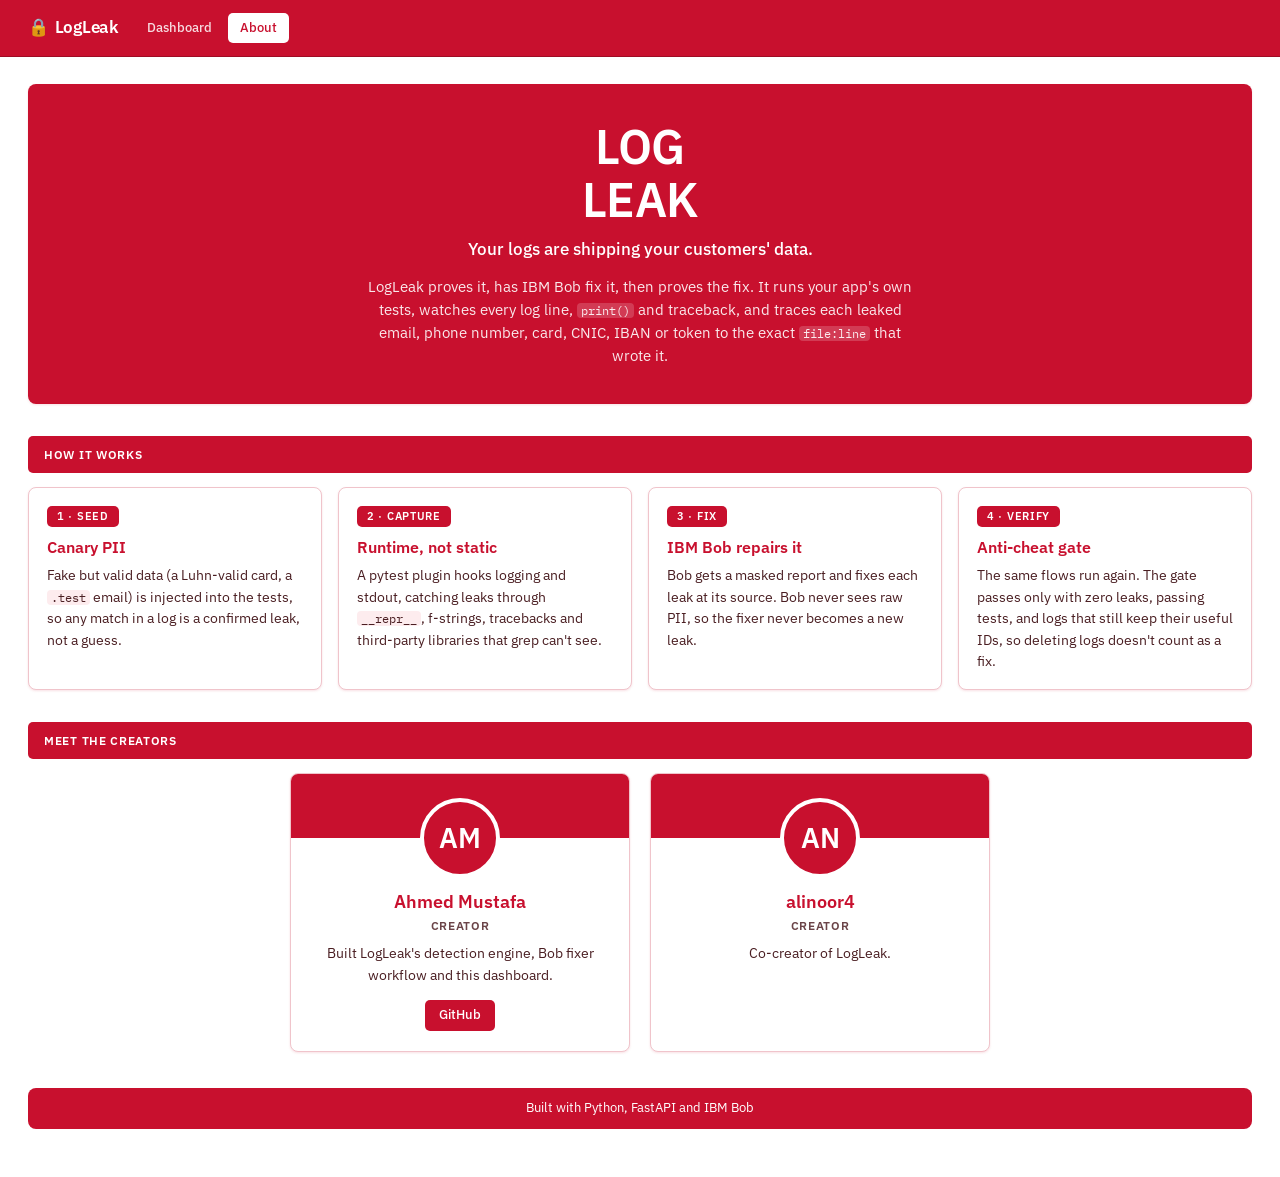
<file: ui/about.html>
<!DOCTYPE html>
<html lang="en">
<head>
  <meta charset="UTF-8" />
  <meta name="viewport" content="width=device-width, initial-scale=1.0" />
  <title>About LogLeak</title>
  <link rel="stylesheet" href="styles.css" />
</head>
<body>

<!-- ── Header ── -->
<header>
  <a class="logo" href="index.html"><span class="lock-icon">🔒</span>LogLeak</a>
  <nav class="nav">
    <a href="index.html">Dashboard</a>
    <a href="about.html" class="active">About</a>
  </nav>
  <span class="target"></span>
</header>

<div class="page-content">

  <!-- ── Hero ── -->
  <section class="about-hero">
    <h1>LOG<br>LEAK</h1>
    <p class="tagline">Your logs are shipping your customers' data.</p>
    <p class="intro">
      LogLeak proves it, has IBM Bob fix it, then proves the fix. It runs your app's own
      tests, watches every log line, <code>print()</code> and traceback, and traces each
      leaked email, phone number, card, CNIC, IBAN or token to the exact <code>file:line</code>
      that wrote it.
    </p>
  </section>

  <!-- ── What it is ── -->
  <section class="about-section">
    <div class="section-label">How it works</div>
    <div class="card-grid">
      <div class="info-card">
        <span class="step">1 · SEED</span>
        <h3>Canary PII</h3>
        <p>Fake but valid data (a Luhn-valid card, a <code>.test</code> email) is injected into the tests, so any match in a log is a confirmed leak, not a guess.</p>
      </div>
      <div class="info-card">
        <span class="step">2 · CAPTURE</span>
        <h3>Runtime, not static</h3>
        <p>A pytest plugin hooks logging and stdout, catching leaks through <code>__repr__</code>, f-strings, tracebacks and third-party libraries that grep can't see.</p>
      </div>
      <div class="info-card">
        <span class="step">3 · FIX</span>
        <h3>IBM Bob repairs it</h3>
        <p>Bob gets a masked report and fixes each leak at its source. Bob never sees raw PII, so the fixer never becomes a new leak.</p>
      </div>
      <div class="info-card">
        <span class="step">4 · VERIFY</span>
        <h3>Anti-cheat gate</h3>
        <p>The same flows run again. The gate passes only with zero leaks, passing tests, and logs that still keep their useful IDs, so deleting logs doesn't count as a fix.</p>
      </div>
    </div>
  </section>

  <!-- ── Creators ── -->
  <section class="about-section">
    <div class="section-label">Meet the creators</div>
    <div class="creators-grid">

      <article class="creator-card">
        <div class="banner"></div>
        <div class="avatar">AM</div>
        <div class="body">
          <h3>Ahmed Mustafa</h3>
          <div class="role">Creator</div>
          <p class="bio">Built LogLeak's detection engine, Bob fixer workflow and this dashboard.</p>
          <div class="links">
            <a class="pill-link" href="https://github.com/ahmedmustafakhan125-coder" target="_blank" rel="noopener">GitHub</a>
          </div>
        </div>
      </article>

      <article class="creator-card">
        <div class="banner"></div>
        <div class="avatar">AN</div>
        <div class="body">
          <h3>alinoor4</h3>
          <div class="role">Creator</div>
          <p class="bio">Co-creator of LogLeak.</p>
          <div class="links"></div>
        </div>
      </article>

    </div>
  </section>

  <div class="about-footer">Built with Python, FastAPI and IBM Bob</div>

</div>
</body>
</html>
</file>
<file: ui/styles.css>
/* LogLeak Dashboard — red & white theme */
@import url('https://fonts.googleapis.com/css2?family=IBM+Plex+Mono:wght@400;500&family=IBM+Plex+Sans:wght@400;500;600&display=swap');

*, *::before, *::after { box-sizing: border-box; margin: 0; padding: 0; }

:root {
  --paper:       #ffffff;
  --surface:     #ffffff;
  --ink:         #2B1215;
  --ink-2:       #4A1E22;
  --red:         #C8102E;
  --red-dark:    #9E0C24;
  --red-tint:    #FDECEE;
  --highlighter: #FFE15A;
  --redaction:   #15181D;
  --breach:      #B8322A;
  --breach-bg:   #fdf1f0;
  --cleared:     #1E7461;
  --cleared-bg:  #edf7f4;
  --rule:        #F0C4CB;
  --rule-light:  #F8E1E5;
  --muted:       #6B4448;
  --muted-light: #A07C80;
  --accent:      #C8102E;
  --sans:        'IBM Plex Sans', system-ui, sans-serif;
  --mono:        'IBM Plex Mono', 'Courier New', monospace;
  --radius:      8px;
  --radius-sm:   5px;
  --shadow:      0 1px 3px rgba(200,16,46,0.08), 0 1px 2px rgba(200,16,46,0.05);
}

body {
  font-family: var(--sans);
  font-size: 14px;
  background: var(--paper);
  color: var(--ink);
  line-height: 1.6;
  min-height: 100vh;
  padding-bottom: 48px;
}

/* ── Header ── */
header {
  background: var(--red);
  color: #fff;
  display: flex;
  align-items: center;
  gap: 16px;
  padding: 0 28px;
  height: 56px;
  position: sticky;
  top: 0;
  z-index: 50;
  box-shadow: 0 1px 0 var(--red-dark);
}

header .logo {
  font-size: 17px;
  font-weight: 600;
  letter-spacing: -0.3px;
  white-space: nowrap;
  color: #fff;
  text-decoration: none;
}

header .nav {
  display: flex;
  gap: 4px;
}
header .nav a {
  font-size: 13px;
  font-weight: 500;
  color: rgba(255,255,255,0.85);
  text-decoration: none;
  padding: 5px 12px;
  border-radius: var(--radius-sm);
  transition: background 0.12s;
}
header .nav a:hover  { background: rgba(255,255,255,0.15); color: #fff; }
header .nav a.active { background: #fff; color: var(--red); }

header .logo .lock-icon {
  margin-right: 6px;
  opacity: 0.9;
}

header .target {
  font-family: var(--mono);
  font-size: 12px;
  color: rgba(255,255,255,0.75);
  flex: 1;
  overflow: hidden;
  text-overflow: ellipsis;
  white-space: nowrap;
}

header .hdr-actions {
  display: flex;
  gap: 8px;
}

.btn {
  font-family: var(--sans);
  font-size: 13px;
  font-weight: 500;
  padding: 6px 16px;
  border: 1px solid rgba(255,255,255,0.6);
  background: transparent;
  color: #fff;
  border-radius: var(--radius-sm);
  cursor: pointer;
  transition: background 0.12s, border-color 0.12s;
  letter-spacing: 0.01em;
}
.btn:hover  { background: rgba(255,255,255,0.15); border-color: #fff; }
.btn:active { background: rgba(255,255,255,0.25); }
.btn:disabled { opacity: 0.35; cursor: not-allowed; }

.btn-primary {
  background: #fff;
  border-color: #fff;
  color: var(--red);
  font-weight: 600;
}
.btn-primary:hover  { background: var(--red-tint); border-color: var(--red-tint); }
.btn-primary:active { background: #f8d5da; }

/* ── Page wrapper ── */
.page-content {
  max-width: 1440px;
  margin: 0 auto;
  padding: 0 28px;
}

/* ── Headline ── */
.headline {
  margin-top: 24px;
  padding: 20px 24px;
  background: var(--red);
  border-radius: var(--radius);
  box-shadow: var(--shadow);
}

.headline h1 {
  font-size: 26px;
  font-weight: 600;
  letter-spacing: -0.4px;
  line-height: 1.25;
  color: #fff;
}

.headline .sub {
  color: rgba(255,255,255,0.9);
  margin-top: 6px;
  font-size: 13.5px;
  display: flex;
  align-items: center;
  flex-wrap: wrap;
  gap: 4px;
}

.badge {
  display: inline-flex;
  align-items: center;
  font-size: 11.5px;
  font-weight: 600;
  padding: 2px 9px;
  border-radius: 100px;
  letter-spacing: 0.01em;
}
.badge-critical,
.badge-high,
.badge-pass     { background: #fff; color: var(--red); }

/* ── Section divider ── */
.section-gap { margin-top: 20px; }

/* ── Layout grids ── */
.main-grid {
  display: grid;
  grid-template-columns: 1fr 1fr;
  gap: 16px;
  margin-top: 20px;
}

.bottom-grid {
  display: grid;
  grid-template-columns: 1fr 1fr;
  gap: 16px;
  margin-top: 16px;
}

.full-width { grid-column: 1 / -1; }

@media (max-width: 800px) {
  .main-grid,
  .bottom-grid { grid-template-columns: 1fr; }
  .page-content { padding: 0 16px; }
  header { flex-wrap: wrap; height: auto; padding: 10px 16px; gap: 10px; }
  header .target { display: none; }
}

/* ── Panel card ── */
.panel {
  background: var(--surface);
  border: 1px solid var(--rule);
  border-radius: var(--radius);
  overflow: hidden;
  box-shadow: var(--shadow);
}

.panel-title {
  font-size: 11px;
  font-weight: 600;
  text-transform: uppercase;
  letter-spacing: 0.7px;
  color: #fff;
  padding: 11px 16px;
  border-bottom: 1px solid var(--red-dark);
  background: var(--red);
  display: flex;
  align-items: center;
  gap: 8px;
}

.panel-title .panel-badge {
  font-size: 10.5px;
  font-weight: 600;
  padding: 1px 7px;
  border-radius: 100px;
  background: #fff;
  color: var(--red);
  letter-spacing: 0;
  text-transform: none;
}

/* ── Log stream ── */
.log-stream {
  font-family: var(--mono);
  font-size: 12.5px;
  line-height: 1.75;
  padding: 14px 16px;
  max-height: 300px;
  overflow-y: auto;
  white-space: pre-wrap;
  word-break: break-all;
  scrollbar-width: thin;
  scrollbar-color: var(--rule) transparent;
}

.log-stream::-webkit-scrollbar { width: 6px; }
.log-stream::-webkit-scrollbar-track { background: transparent; }
.log-stream::-webkit-scrollbar-thumb { background: var(--rule); border-radius: 3px; }

.log-line { display: block; }

.log-highlight {
  background: var(--highlighter);
  border-radius: 2px;
  padding: 0 2px;
}

.log-redacted {
  display: inline-block;
  background: var(--redaction);
  color: var(--redaction);
  border-radius: 2px;
  padding: 0 2px;
  min-width: 1ch;
  animation: slide-in 0.22s ease-out both;
  transform-origin: left center;
}

@keyframes slide-in {
  from { clip-path: inset(0 100% 0 0); }
  to   { clip-path: inset(0 0% 0 0); }
}
@media (prefers-reduced-motion: reduce) {
  .log-redacted { animation: none; }
}

.log-empty {
  color: var(--muted-light);
  font-style: italic;
  font-size: 12px;
}

/* ── Leak table ── */
.leak-table {
  width: 100%;
  border-collapse: collapse;
  font-size: 13px;
}

.leak-table thead tr {
  background: var(--red-tint);
}

.leak-table th {
  text-align: left;
  font-size: 11px;
  font-weight: 600;
  text-transform: uppercase;
  letter-spacing: 0.5px;
  color: var(--muted);
  padding: 9px 14px;
  border-bottom: 1px solid var(--rule);
  cursor: pointer;
  user-select: none;
  white-space: nowrap;
  transition: color 0.1s;
}
.leak-table th:hover { color: var(--red); }
.leak-table th .sort-arrow { margin-left: 4px; opacity: 0.4; font-size: 10px; }

.leak-table td {
  padding: 10px 14px;
  border-bottom: 1px solid var(--rule-light);
  vertical-align: middle;
}
.leak-table tr:last-child td { border-bottom: none; }
.leak-table tr.selected td  { background: var(--red-tint); }
.leak-table tbody tr:hover td {
  background: #fff6f7;
  cursor: pointer;
}

.sev-critical { color: var(--breach);  font-weight: 600; }
.sev-high     { color: #7a5800; font-weight: 500; }

.sev-chip {
  display: inline-flex;
  align-items: center;
  font-size: 11px;
  font-weight: 600;
  padding: 2px 8px;
  border-radius: 100px;
  letter-spacing: 0.02em;
}
.sev-chip.critical { background: #fde8e7; color: #9a2a22; }
.sev-chip.high     { background: #fef4d9; color: #6e4d00; }

.kind-chip {
  display: inline-block;
  font-family: var(--mono);
  font-size: 11px;
  background: var(--paper);
  border: 1px solid var(--rule);
  border-radius: 4px;
  padding: 1px 7px;
  color: var(--ink-2);
}

.status-chip {
  display: inline-flex;
  align-items: center;
  gap: 4px;
  font-size: 11.5px;
  font-weight: 500;
  padding: 2px 8px;
  border-radius: 100px;
}
.status-chip.fixed    { background: var(--cleared-bg); color: var(--cleared); }
.status-chip.filtered { background: var(--red-tint); color: var(--red-dark); }
.status-chip.open     { background: var(--breach-bg);  color: var(--breach);  }

.file-cell {
  font-family: var(--mono);
  font-size: 11.5px;
  color: var(--muted);
}

.sample-cell {
  font-family: var(--mono);
  font-size: 11.5px;
  color: var(--muted);
  max-width: 280px;
  overflow: hidden;
  text-overflow: ellipsis;
  white-space: nowrap;
}

.sink-cell {
  font-size: 12px;
  color: var(--ink-2);
}

/* ── Gate panel ── */
.gate-list {
  list-style: none;
  padding: 4px 0;
}

.gate-list li {
  display: flex;
  align-items: flex-start;
  gap: 10px;
  padding: 9px 16px;
  font-size: 13px;
  border-bottom: 1px solid var(--rule-light);
  transition: background 0.1s;
}
.gate-list li:last-child { border-bottom: none; }
.gate-list li:hover { background: #fff6f7; }

.gate-icon {
  width: 20px;
  height: 20px;
  border-radius: 50%;
  display: inline-flex;
  align-items: center;
  justify-content: center;
  font-size: 11px;
  font-weight: 700;
  flex-shrink: 0;
  margin-top: 1px;
}
.gate-icon.gate-pass { background: var(--cleared-bg); color: var(--cleared); }
.gate-icon.gate-fail { background: var(--breach-bg);  color: var(--breach);  }

.gate-label { line-height: 1.4; }
.gate-reason {
  font-size: 11.5px;
  color: var(--muted);
  display: block;
  margin-top: 2px;
  line-height: 1.4;
}

.gate-overall {
  padding: 10px 16px;
  font-size: 13px;
  font-weight: 600;
  border-top: 1px solid var(--rule);
  text-align: center;
  letter-spacing: 0.01em;
  border-radius: 0 0 var(--radius) var(--radius);
}
.gate-overall.passed { color: var(--cleared); background: var(--cleared-bg); }
.gate-overall.failed { color: var(--breach);  background: var(--breach-bg);  }

/* ── Diff / context panel ── */
.diff-panel { overflow: hidden; }

.diff-panel pre {
  font-family: var(--mono);
  font-size: 12px;
  line-height: 1.7;
  padding: 14px 16px;
  overflow-x: auto;
  white-space: pre;
  max-height: 320px;
  overflow-y: auto;
  margin: 0;
  scrollbar-width: thin;
  scrollbar-color: var(--rule) transparent;
}

.diff-panel pre::-webkit-scrollbar { width: 6px; height: 6px; }
.diff-panel pre::-webkit-scrollbar-thumb { background: var(--rule); border-radius: 3px; }

.diff-add { background: #edf7f0; color: #1a5c2a; display: block; border-left: 3px solid #4caf80; padding-left: 10px; }
.diff-del { background: #fef2f1; color: #7a1d18; display: block; border-left: 3px solid #e07070; padding-left: 10px; }
.diff-ctx { color: var(--muted); display: block; padding-left: 13px; }
.diff-hdr { color: var(--red-dark); display: block; font-weight: 600; padding-left: 13px; }
.no-select {
  color: var(--muted-light);
  font-style: italic;
  padding: 14px 16px;
  display: block;
  font-family: var(--sans);
  font-size: 13px;
}

/* ── Unwitnessed ── */
.unwitnessed-section {
  margin-top: 16px;
}

.unwitnessed-toggle {
  padding: 10px 16px;
  font-size: 13px;
  color: var(--muted);
  display: flex;
  align-items: center;
  gap: 8px;
  background: var(--surface);
  border: 1px solid var(--rule);
  border-radius: var(--radius);
  box-shadow: var(--shadow);
}

.unwitnessed-toggle button {
  background: none;
  border: none;
  cursor: pointer;
  color: var(--accent);
  font-size: 13px;
  font-weight: 500;
  padding: 0;
  text-decoration: none;
  border-bottom: 1px solid currentColor;
  line-height: 1.2;
}
.unwitnessed-toggle button:hover { opacity: 0.75; }

#unwitnessed-list {
  font-family: var(--mono);
  font-size: 12px;
  color: var(--muted);
  display: none;
  background: var(--surface);
  border: 1px solid var(--rule);
  border-top: none;
  border-radius: 0 0 var(--radius) var(--radius);
  padding: 8px 16px 12px;
}
#unwitnessed-list.open { display: block; }
#unwitnessed-list li {
  padding: 3px 0;
  list-style: none;
  border-bottom: 1px solid var(--rule-light);
}
#unwitnessed-list li:last-child { border-bottom: none; }

/* ── Status bar ── */
#status-bar {
  position: fixed;
  bottom: 0;
  left: 0;
  right: 0;
  background: var(--red);
  color: #fff;
  font-family: var(--mono);
  font-size: 12px;
  padding: 7px 28px;
  border-top: 1px solid var(--red-dark);
  z-index: 100;
  display: none;
  white-space: nowrap;
  overflow: hidden;
  text-overflow: ellipsis;
}
#status-bar.active { display: block; }

/* ── About page ── */
.about-hero {
  margin-top: 28px;
  padding: 36px 32px;
  background: var(--red);
  color: #fff;
  border-radius: var(--radius);
  box-shadow: var(--shadow);
  text-align: center;
}
.about-hero h1 {
  font-size: clamp(32px, 6vw, 48px);
  font-weight: 600;
  line-height: 1.1;
  letter-spacing: -0.5px;
}
.about-hero .tagline {
  font-size: 17px;
  font-weight: 500;
  margin-top: 10px;
}
.about-hero .intro {
  max-width: 560px;
  margin: 12px auto 0;
  font-size: 14.5px;
  color: rgba(255,255,255,0.9);
}
.about-hero code {
  font-family: var(--mono);
  font-size: 12px;
  background: rgba(255,255,255,0.18);
  border-radius: 4px;
  padding: 0 4px;
}

.about-section { margin-top: 32px; }

.section-label {
  display: block;
  font-size: 12px;
  font-weight: 600;
  text-transform: uppercase;
  letter-spacing: 0.7px;
  color: #fff;
  background: var(--red);
  border-radius: var(--radius-sm);
  padding: 9px 16px;
  margin-bottom: 14px;
}

.card-grid {
  display: grid;
  grid-template-columns: repeat(auto-fit, minmax(220px, 1fr));
  gap: 16px;
}

.info-card {
  background: var(--surface);
  border: 1px solid var(--rule);
  border-radius: var(--radius);
  padding: 16px 18px;
  box-shadow: var(--shadow);
}
.info-card .step {
  display: inline-block;
  font-size: 11px;
  font-weight: 600;
  letter-spacing: 0.7px;
  color: #fff;
  background: var(--red);
  border-radius: var(--radius-sm);
  padding: 2px 10px;
}
.info-card h3 {
  font-size: 16px;
  font-weight: 600;
  color: var(--red);
  margin: 8px 0 4px;
}
.info-card p { font-size: 13.5px; color: var(--ink-2); }
.info-card code {
  font-family: var(--mono);
  font-size: 12px;
  background: var(--red-tint);
  border-radius: 4px;
  padding: 0 4px;
}

.creators-grid {
  display: grid;
  grid-template-columns: repeat(auto-fit, minmax(260px, 340px));
  justify-content: center;
  gap: 20px;
}

.creator-card {
  background: var(--surface);
  border: 1px solid var(--rule);
  border-radius: var(--radius);
  box-shadow: var(--shadow);
  overflow: hidden;
  text-align: center;
}
.creator-card .banner { height: 64px; background: var(--red); }
.creator-card .avatar {
  width: 80px;
  height: 80px;
  margin: -40px auto 0;
  position: relative;
  border-radius: 50%;
  background: var(--red);
  border: 4px solid #fff;
  display: flex;
  align-items: center;
  justify-content: center;
  font-size: 28px;
  font-weight: 600;
  color: #fff;
  overflow: hidden;
}
.creator-card .avatar img { width: 100%; height: 100%; object-fit: cover; }
.creator-card .body { padding: 10px 20px 20px; }
.creator-card h3 { font-size: 18px; font-weight: 600; color: var(--red); }
.creator-card .role {
  font-size: 11.5px;
  font-weight: 600;
  color: var(--muted);
  text-transform: uppercase;
  letter-spacing: 0.7px;
}
.creator-card .bio { font-size: 13.5px; color: var(--ink-2); margin-top: 8px; }
.creator-card .links { margin-top: 14px; display: flex; gap: 8px; justify-content: center; flex-wrap: wrap; }
.pill-link {
  font-size: 13px;
  font-weight: 500;
  color: #fff;
  background: var(--red);
  border-radius: var(--radius-sm);
  padding: 5px 14px;
  text-decoration: none;
  transition: background 0.12s;
}
.pill-link:hover { background: var(--red-dark); }

.about-footer {
  margin-top: 36px;
  padding: 10px 16px;
  background: var(--red);
  color: #fff;
  border-radius: var(--radius);
  text-align: center;
  font-size: 13px;
}
</file>
